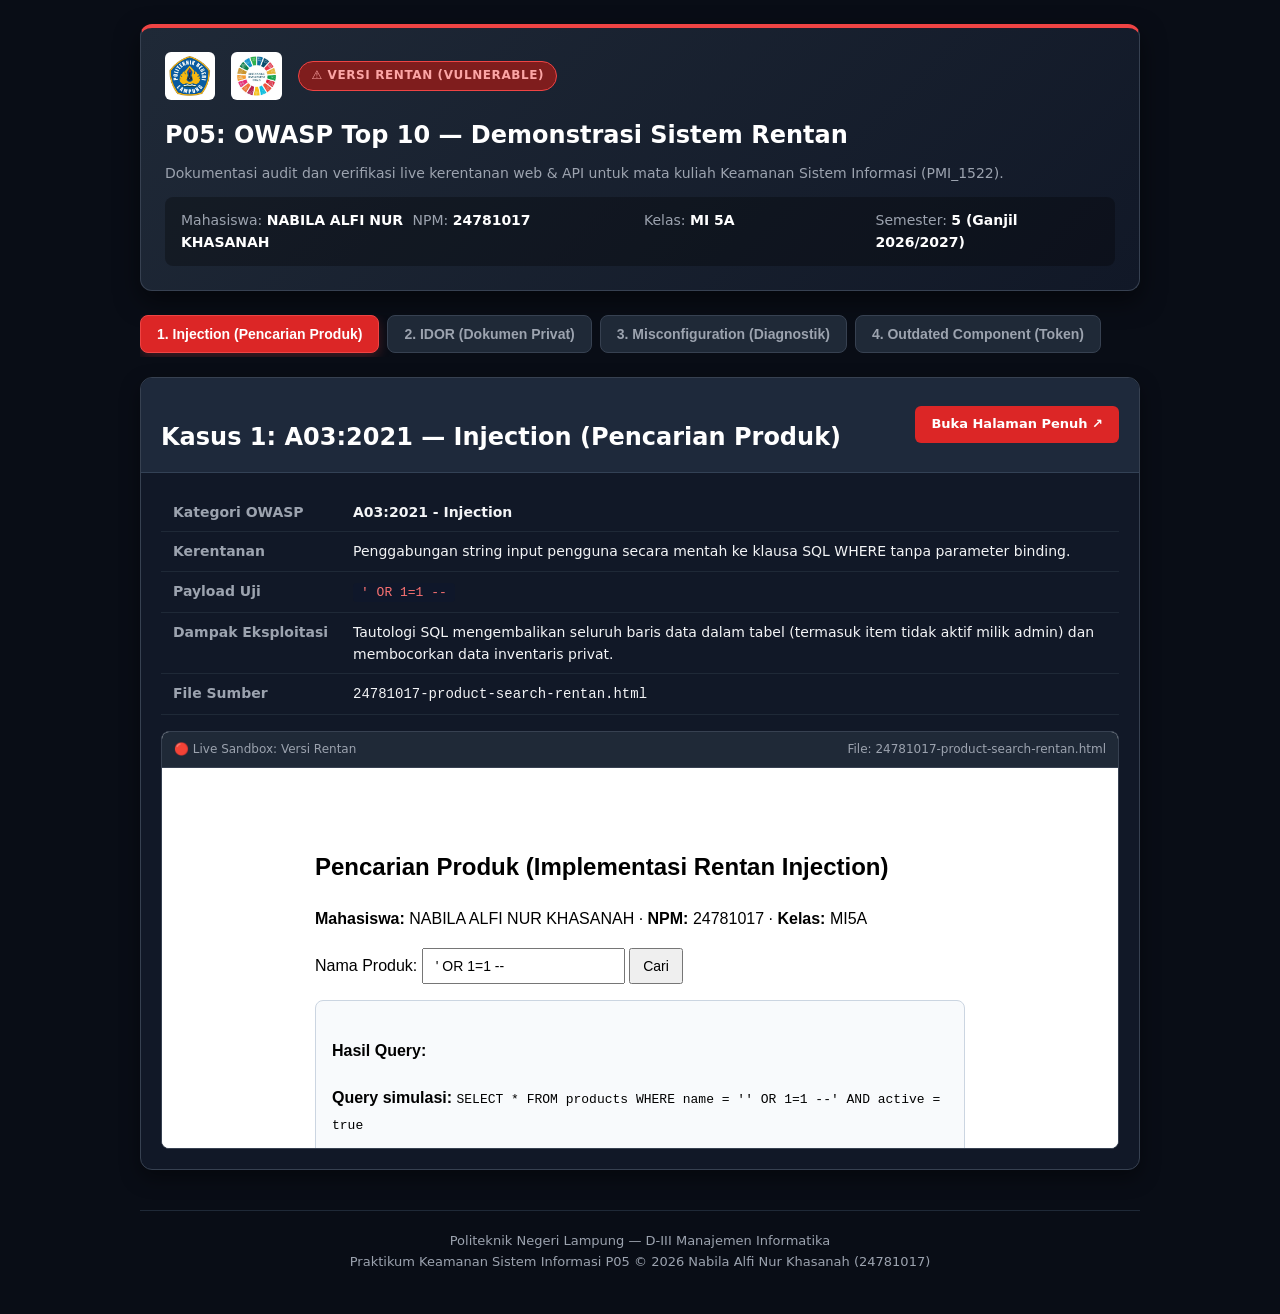
<file: index.html>
﻿<!DOCTYPE html>
<html lang="id">
<head>
  <meta charset="utf-8">
  <meta name="viewport" content="width=device-width, initial-scale=1">
  <title>P05 OWASP Top 10 - Versi Rentan (Vulnerable) | 24781017</title>
  <link rel="stylesheet" href="assets/style.css">
  <style>
    :root {
      --bg: #090d16;
      --card-bg: #111827;
      --border: #dc2626;
      --text: #f3f4f6;
      --muted: #9ca3af;
      --accent: #ef4444;
      --accent-glow: rgba(239, 68, 68, 0.25);
    }
    * { box-sizing: border-box; margin: 0; padding: 0; }
    body {
      font-family: system-ui, -apple-system, BlinkMacSystemFont, "Segoe UI", Roboto, sans-serif;
      background-color: var(--bg);
      color: var(--text);
      line-height: 1.6;
      padding: 24px 16px;
    }
    .container { max-width: 1000px; margin: 0 auto; }
    .header {
      background: linear-gradient(135deg, #1f2937, #111827);
      border: 1px solid #374151;
      border-top: 4px solid var(--accent);
      border-radius: 12px;
      padding: 24px;
      margin-bottom: 24px;
      box-shadow: 0 10px 25px rgba(0,0,0,0.5);
    }
    .brand {
      display: flex;
      align-items: center;
      gap: 16px;
      margin-bottom: 16px;
      flex-wrap: wrap;
    }
    .brand img { height: 48px; background: #fff; padding: 4px; border-radius: 6px; }
    .badge {
      display: inline-block;
      padding: 4px 12px;
      font-size: 12px;
      font-weight: 700;
      border-radius: 999px;
      text-transform: uppercase;
      letter-spacing: 0.05em;
    }
    .badge-vulnerable {
      background: #7f1d1d;
      color: #fca5a5;
      border: 1px solid #ef4444;
    }
    h1 { font-size: 24px; font-weight: 800; margin: 8px 0; color: #fff; }
    .meta-box {
      background: rgba(0,0,0,0.3);
      padding: 12px 16px;
      border-radius: 8px;
      margin-top: 12px;
      display: grid;
      grid-template-columns: repeat(auto-fit, minmax(200px, 1fr));
      gap: 8px;
      font-size: 14px;
    }
    .meta-box span { color: var(--muted); }
    .meta-box strong { color: #fff; }
    
    .nav-tabs {
      display: flex;
      gap: 8px;
      margin-bottom: 20px;
      overflow-x: auto;
      padding-bottom: 4px;
    }
    .tab-btn {
      background: #1f2937;
      color: #9ca3af;
      border: 1px solid #374151;
      padding: 10px 16px;
      border-radius: 8px;
      font-weight: 600;
      font-size: 14px;
      cursor: pointer;
      white-space: nowrap;
      transition: all 0.2s ease;
    }
    .tab-btn:hover { background: #374151; color: #fff; }
    .tab-btn.active {
      background: #dc2626;
      color: #fff;
      border-color: #ef4444;
      box-shadow: 0 4px 12px var(--accent-glow);
    }
    
    .task-card {
      background: var(--card-bg);
      border: 1px solid #374151;
      border-radius: 12px;
      overflow: hidden;
      margin-bottom: 24px;
      box-shadow: 0 8px 20px rgba(0,0,0,0.4);
    }
    .card-header {
      padding: 16px 20px;
      background: #1e293b;
      border-bottom: 1px solid #334155;
      display: flex;
      justify-content: space-between;
      align-items: center;
      flex-wrap: wrap;
      gap: 12px;
    }
    .card-header h2 { font-size: 18px; color: #fff; }
    .card-body { padding: 20px; }
    .desc-table {
      width: 100%;
      border-collapse: collapse;
      margin-bottom: 16px;
      font-size: 14px;
    }
    .desc-table td {
      padding: 8px 12px;
      border-bottom: 1px solid #1f2937;
      vertical-align: top;
    }
    .desc-table td:first-child {
      width: 180px;
      font-weight: 600;
      color: var(--muted);
    }
    .code-pill {
      background: #0f172a;
      padding: 2px 8px;
      border-radius: 4px;
      font-family: monospace;
      color: #f87171;
      font-size: 13px;
    }
    .btn-action {
      display: inline-flex;
      align-items: center;
      gap: 8px;
      background: #dc2626;
      color: #fff;
      text-decoration: none;
      padding: 8px 16px;
      border-radius: 6px;
      font-weight: 600;
      font-size: 13px;
      transition: background 0.2s;
    }
    .btn-action:hover { background: #b91c1c; }
    
    .iframe-wrapper {
      margin-top: 16px;
      border: 1px solid #374151;
      border-radius: 8px;
      overflow: hidden;
      background: #fff;
    }
    .iframe-bar {
      background: #1f2937;
      padding: 8px 12px;
      display: flex;
      justify-content: space-between;
      align-items: center;
      font-size: 12px;
      color: #9ca3af;
      border-bottom: 1px solid #374151;
    }
    iframe {
      width: 100%;
      height: 380px;
      border: none;
      display: block;
      background: #fff;
    }
    .footer {
      text-align: center;
      margin-top: 40px;
      padding: 20px;
      color: var(--muted);
      font-size: 13px;
      border-top: 1px solid #1f2937;
    }
  </style>
</head>
<body>
  <div class="container">
    <header class="header">
      <div class="brand">
        <img src="assets/logo-polinela.png" alt="Polinela" onerror="this.style.display='none'">
        <img src="assets/logo-sdgs.jpg" alt="SDGs" onerror="this.style.display='none'">
        <span class="badge badge-vulnerable">⚠️ VERSI RENTAN (VULNERABLE)</span>
      </div>
      <h1>P05: OWASP Top 10 — Demonstrasi Sistem Rentan</h1>
      <p style="color: #9ca3af; font-size: 14px;">
        Dokumentasi audit dan verifikasi live kerentanan web & API untuk mata kuliah Keamanan Sistem Informasi (PMI_1522).
      </p>
      
      <div class="meta-box">
        <div><span>Mahasiswa:</span> <strong>NABILA ALFI NUR KHASANAH</strong></div>
        <div><span>NPM:</span> <strong>24781017</strong></div>
        <div><span>Kelas:</span> <strong>MI 5A</strong></div>
        <div><span>Semester:</span> <strong>5 (Ganjil 2026/2027)</strong></div>
      </div>
    </header>

    <div class="nav-tabs">
      <button class="tab-btn active" onclick="showTask(1)">1. Injection (Pencarian Produk)</button>
      <button class="tab-btn" onclick="showTask(2)">2. IDOR (Dokumen Privat)</button>
      <button class="tab-btn" onclick="showTask(3)">3. Misconfiguration (Diagnostik)</button>
      <button class="tab-btn" onclick="showTask(4)">4. Outdated Component (Token)</button>
    </div>

    <!-- TASK 1 -->
    <div id="panel-1" class="task-card">
      <div class="card-header">
        <h2>Kasus 1: A03:2021 — Injection (Pencarian Produk)</h2>
        <a href="24781017-product-search-rentan.html" target="_blank" class="btn-action">Buka Halaman Penuh ↗</a>
      </div>
      <div class="card-body">
        <table class="desc-table">
          <tr><td>Kategori OWASP</td><td><strong>A03:2021 - Injection</strong></td></tr>
          <tr><td>Kerentanan</td><td>Penggabungan string input pengguna secara mentah ke klausa SQL WHERE tanpa parameter binding.</td></tr>
          <tr><td>Payload Uji</td><td><code class="code-pill">' OR 1=1 --</code></td></tr>
          <tr><td>Dampak Eksploitasi</td><td>Tautologi SQL mengembalikan seluruh baris data dalam tabel (termasuk item tidak aktif milik admin) dan membocorkan data inventaris privat.</td></tr>
          <tr><td>File Sumber</td><td><code>24781017-product-search-rentan.html</code></td></tr>
        </table>
        
        <div class="iframe-wrapper">
          <div class="iframe-bar">
            <span>🔴 Live Sandbox: Versi Rentan</span>
            <span>File: 24781017-product-search-rentan.html</span>
          </div>
          <iframe src="24781017-product-search-rentan.html"></iframe>
        </div>
      </div>
    </div>

    <!-- TASK 2 -->
    <div id="panel-2" class="task-card" style="display:none;">
      <div class="card-header">
        <h2>Kasus 2: A01:2021 — Broken Access Control (Dokumen Privat)</h2>
        <a href="24781017-private-document-rentan.html" target="_blank" class="btn-action">Buka Halaman Penuh ↗</a>
      </div>
      <div class="card-body">
        <table class="desc-table">
          <tr><td>Kategori OWASP</td><td><strong>A01:2021 - Broken Access Control (IDOR)</strong></td></tr>
          <tr><td>Kerentanan</td><td>Aplikasi mengambil dan menampilkan rekaman dokumen hanya berdasarkan ID permintaan tanpa memverifikasi hak milik sesi pengguna saat ini.</td></tr>
          <tr><td>Payload Uji</td><td>ID Dokumen: <code class="code-pill">SEC-02</code> (Milik userB, diakses oleh userA)</td></tr>
          <tr><td>Dampak Eksploitasi</td><td>Pengguna `userA` berhasil membaca informasi rahasia milik `userB` (HTTP 200 OK), melanggar integritas otorisasi akses objek.</td></tr>
          <tr><td>File Sumber</td><td><code>24781017-private-document-rentan.html</code></td></tr>
        </table>
        
        <div class="iframe-wrapper">
          <div class="iframe-bar">
            <span>🔴 Live Sandbox: Versi Rentan</span>
            <span>File: 24781017-private-document-rentan.html</span>
          </div>
          <iframe src="24781017-private-document-rentan.html"></iframe>
        </div>
      </div>
    </div>

    <!-- TASK 3 -->
    <div id="panel-3" class="task-card" style="display:none;">
      <div class="card-header">
        <h2>Kasus 3: A05:2021 — Security Misconfiguration (Diagnostik)</h2>
        <a href="24781017-diagnostic-endpoint-rentan.html" target="_blank" class="btn-action">Buka Halaman Penuh ↗</a>
      </div>
      <div class="card-body">
        <table class="desc-table">
          <tr><td>Kategori OWASP</td><td><strong>A05:2021 - Security Misconfiguration</strong></td></tr>
          <tr><td>Kerentanan</td><td>Bendera konfigurasi `DEBUG = true` dibiarkan aktif di server production, menyebabkan handler error mengembalikan data internal sensitif.</td></tr>
          <tr><td>Aksi Pemicu</td><td>Klik tombol "Uji Diagnostik Error"</td></tr>
          <tr><td>Dampak Eksploitasi</td><td>Stack trace, skema koneksi database `db.cluster:5432`, dan secret key `super_secret_diagnostic_key_24781017` bocor ke publik.</td></tr>
          <tr><td>File Sumber</td><td><code>24781017-diagnostic-endpoint-rentan.html</code></td></tr>
        </table>
        
        <div class="iframe-wrapper">
          <div class="iframe-bar">
            <span>🔴 Live Sandbox: Versi Rentan</span>
            <span>File: 24781017-diagnostic-endpoint-rentan.html</span>
          </div>
          <iframe src="24781017-diagnostic-endpoint-rentan.html"></iframe>
        </div>
      </div>
    </div>

    <!-- TASK 4 -->
    <div id="panel-4" class="task-card" style="display:none;">
      <div class="card-header">
        <h2>Kasus 4: A06:2021 — Vulnerable and Outdated Components (Token)</h2>
        <a href="24781017-dependency-verifier-rentan.html" target="_blank" class="btn-action">Buka Halaman Penuh ↗</a>
      </div>
      <div class="card-body">
        <table class="desc-table">
          <tr><td>Kategori OWASP</td><td><strong>A06:2021 - Vulnerable and Outdated Components</strong></td></tr>
          <tr><td>Kerentanan</td><td>Penggunaan pustaka usang `token-kit@1.0.0` yang menerima algoritma penandatanganan `alg: "none"` tanpa verifikasi kriptografis.</td></tr>
          <tr><td>Payload Uji</td><td>JWT tanpa signature: <code class="code-pill">eyJhbGciOiJub25lIiwidHlwIjoiSldUIn0...</code></td></tr>
          <tr><td>Dampak Eksploitasi</td><td>Penyerang dapat memalsukan payload identitas (menjadi role: superuser) tanpa kunci rahasia dan berhasil diverifikasi oleh sistem.</td></tr>
          <tr><td>File Sumber</td><td><code>24781017-dependency-verifier-rentan.html</code></td></tr>
        </table>
        
        <div class="iframe-wrapper">
          <div class="iframe-bar">
            <span>🔴 Live Sandbox: Versi Rentan</span>
            <span>File: 24781017-dependency-verifier-rentan.html</span>
          </div>
          <iframe src="24781017-dependency-verifier-rentan.html"></iframe>
        </div>
      </div>
    </div>

    <footer class="footer">
      <p>Politeknik Negeri Lampung — D-III Manajemen Informatika</p>
      <p>Praktikum Keamanan Sistem Informasi P05 &copy; 2026 Nabila Alfi Nur Khasanah (24781017)</p>
    </footer>
  </div>

  <script>
    function showTask(index) {
      for (let i = 1; i <= 4; i++) {
        document.getElementById("panel-" + i).style.display = (i === index) ? "block" : "none";
      }
      const btns = document.querySelectorAll(".tab-btn");
      btns.forEach((btn, idx) => {
        if (idx === index - 1) {
          btn.classList.add("active");
        } else {
          btn.classList.remove("active");
        }
      });
    }
  </script>
</body>
</html>
</file>
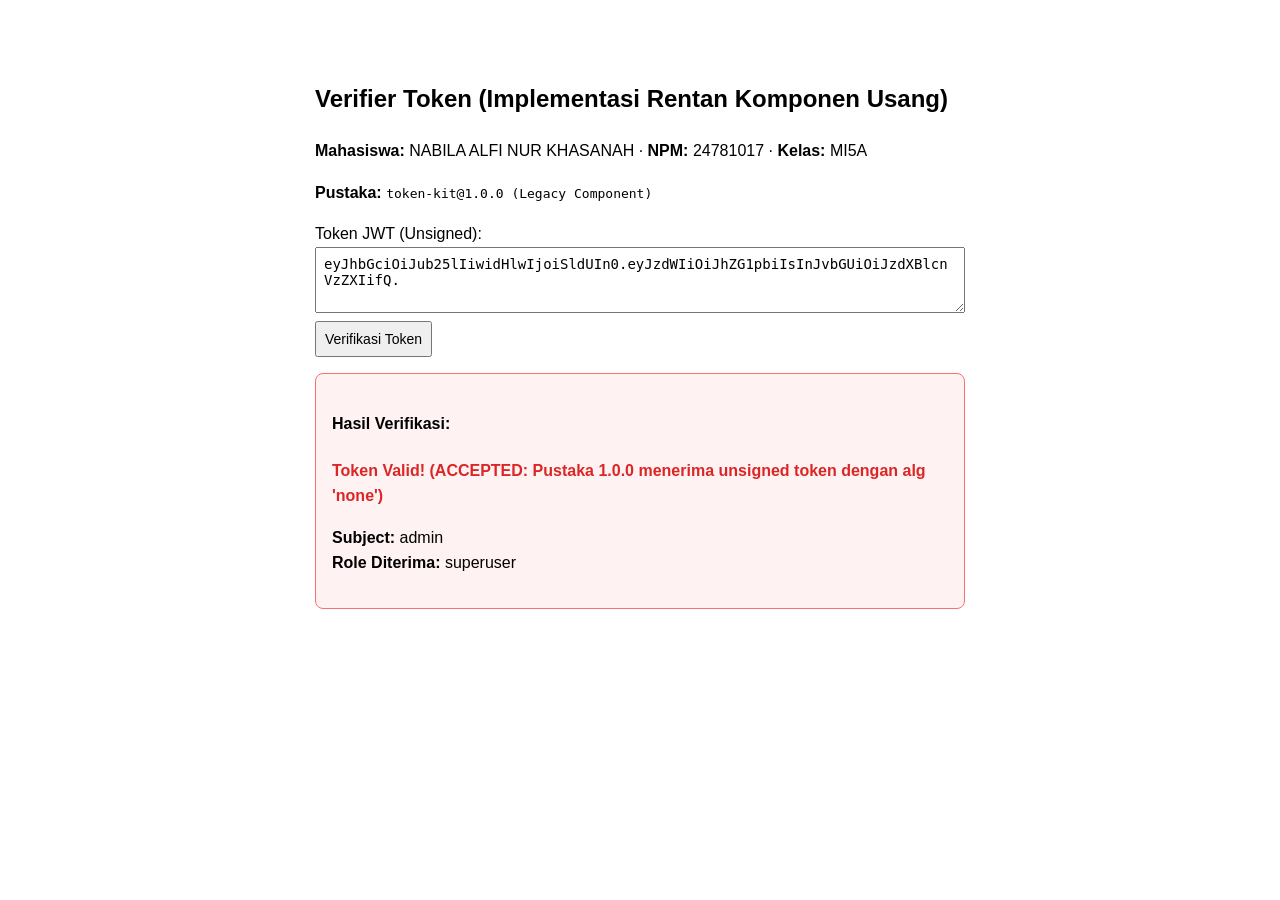
<file: 24781017-dependency-verifier-rentan.html>
<!DOCTYPE html>
<html lang="id">
<head>
  <meta charset="utf-8">
  <title>24781017 - Verifier Token (Rentan Alg None)</title>
  <style>
    body { font-family: sans-serif; max-width: 650px; margin: 40px auto; padding: 20px; line-height: 1.6; }
    textarea, button { font-size: 14px; padding: 8px; }
    textarea { width: 100%; box-sizing: border-box; }
    .card { background: #fef2f2; border: 1px solid #f87171; border-radius: 8px; padding: 16px; margin-top: 16px; }
    .status-bad { color: #dc2626; font-weight: bold; }
  </style>
</head>
<body>
  <h2>Verifier Token (Implementasi Rentan Komponen Usang)</h2>
  <p><strong>Mahasiswa:</strong> NABILA ALFI NUR KHASANAH · <strong>NPM:</strong> 24781017 · <strong>Kelas:</strong> MI5A</p>
  <p><strong>Pustaka:</strong> <code>token-kit@1.0.0 (Legacy Component)</code></p>

  <div>
    <label for="jwt">Token JWT (Unsigned):</label>
    <textarea id="jwt" rows="3">eyJhbGciOiJub25lIiwidHlwIjoiSldUIn0.eyJzdWIiOiJhZG1pbiIsInJvbGUiOiJzdXBlcnVzZXIifQ.</textarea>
    <button onclick="verifikasiToken()">Verifikasi Token</button>
  </div>

  <div class="card">
    <h4>Hasil Verifikasi:</h4>
    <div id="output"></div>
  </div>

  <script>
    // Komponen versi usang 1.0.0
    const OLD_VERIFIER_VER = "1.0.0";

    function decodeJwtPayload(token) {
      try {
        const parts = token.split(".");
        const payloadStr = atob(parts[1].replace(/-/g, "+").replace(/_/g, "/"));
        return JSON.parse(payloadStr);
      } catch (e) {
        return null;
      }
    }

    function verifikasiToken() {
      const token = document.getElementById("jwt").value.trim();
      const parts = token.split(".");
      const header = JSON.parse(atob(parts[0].replace(/-/g, "+").replace(/_/g, "/")));
      
      const out = document.getElementById("output");
      // Kerentanan library lama: Mengizinkan algoritma 'none' tanpa validasi signature
      if (header.alg === "none") {
        const payload = decodeJwtPayload(token);
        out.innerHTML = "<p class='status-bad'>Token Valid! (ACCEPTED: Pustaka " + OLD_VERIFIER_VER + " menerima unsigned token dengan alg 'none')</p>" +
          "<p><strong>Subject:</strong> " + payload.sub + "<br>" +
          "<strong>Role Diterima:</strong> " + payload.role + "</p>";
      } else {
        out.innerHTML = "<p>Signature tidak valid</p>";
      }
    }
    window.onload = verifikasiToken;
  </script>
</body>
</html>
</file>
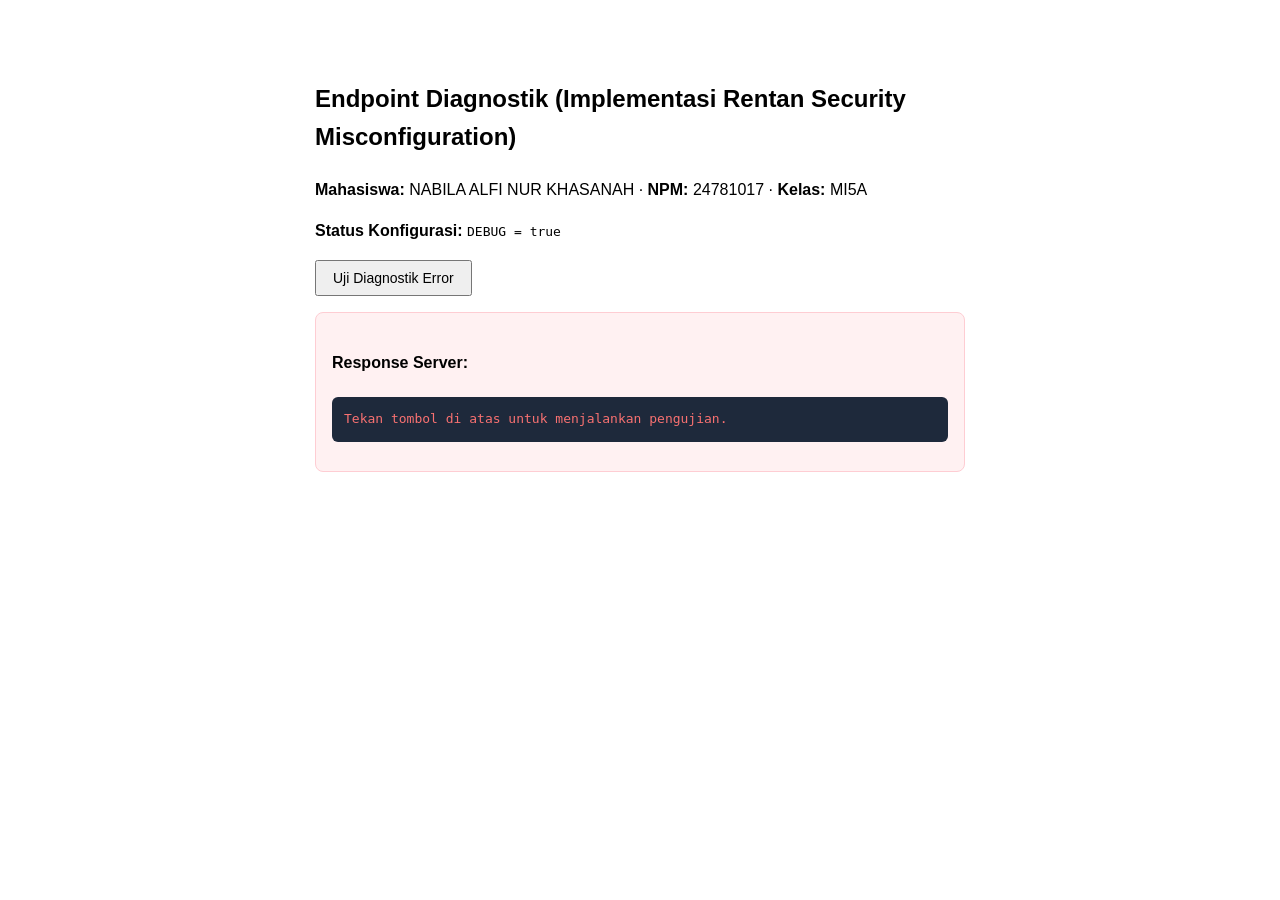
<file: 24781017-diagnostic-endpoint-rentan.html>
<!DOCTYPE html>
<html lang="id">
<head>
  <meta charset="utf-8">
  <title>24781017 - Endpoint Diagnostik (Rentan Leakage)</title>
  <style>
    body { font-family: sans-serif; max-width: 650px; margin: 40px auto; padding: 20px; line-height: 1.6; }
    button { padding: 8px 16px; font-size: 14px; cursor: pointer; }
    .card { background: #fff1f2; border: 1px solid #fecdd3; border-radius: 8px; padding: 16px; margin-top: 16px; }
    pre { background: #1e293b; color: #f87171; padding: 12px; border-radius: 6px; overflow-x: auto; font-size: 13px; }
  </style>
</head>
<body>
  <h2>Endpoint Diagnostik (Implementasi Rentan Security Misconfiguration)</h2>
  <p><strong>Mahasiswa:</strong> NABILA ALFI NUR KHASANAH · <strong>NPM:</strong> 24781017 · <strong>Kelas:</strong> MI5A</p>
  <p><strong>Status Konfigurasi:</strong> <code>DEBUG = true</code></p>

  <button onclick="triggerError()">Uji Diagnostik Error</button>

  <div class="card">
    <h4>Response Server:</h4>
    <pre id="output">Tekan tombol di atas untuk menjalankan pengujian.</pre>
  </div>

  <script>
    const CONFIG = {
      DEBUG: true,
      ENVIRONMENT: "production",
      SECRET: "super_secret_diagnostic_key_24781017"
    };

    function triggerError() {
      try {
        throw new Error("DatabaseConnectionTimeoutException: Connection pool exhausted at db.cluster:5432");
      } catch (err) {
        // Kerentanan: Ketika DEBUG true, aplikasi merender detail error, stack trace, dan secret ke response publik
        if (CONFIG.DEBUG) {
          document.getElementById("output").textContent = 
            "HTTP 500 Internal Server Error\n" +
            "Message: " + err.message + "\n" +
            "Stack Trace: " + err.stack + "\n" +
            "Server Environment: " + CONFIG.ENVIRONMENT + "\n" +
            "Diagnostic Secret: " + CONFIG.SECRET;
        } else {
          document.getElementById("output").textContent = "500 Internal Server Error";
        }
      }
    }
  </script>
</body>
</html>
</file>
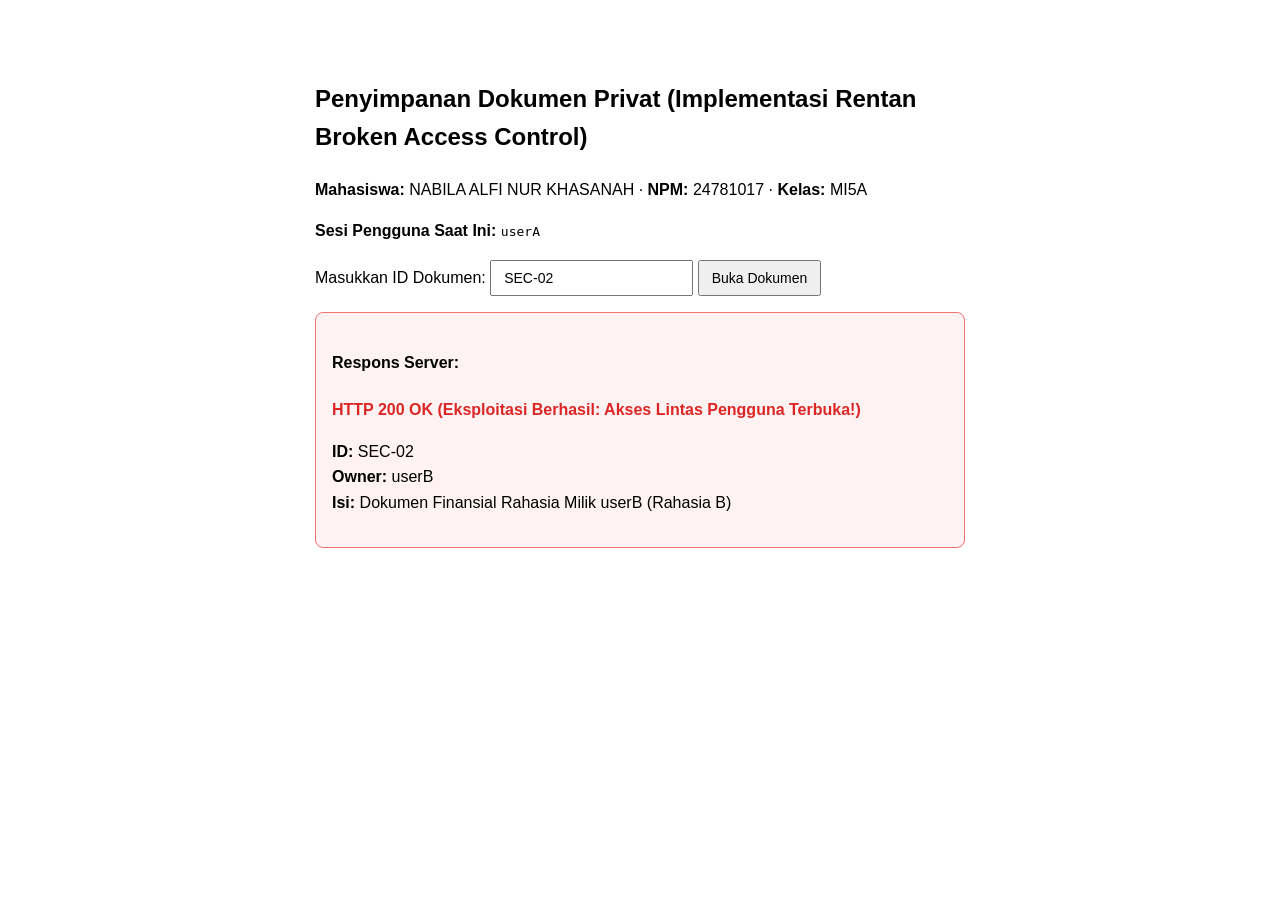
<file: 24781017-private-document-rentan.html>
<!DOCTYPE html>
<html lang="id">
<head>
  <meta charset="utf-8">
  <title>24781017 - Dokumen Privat (Rentan IDOR)</title>
  <style>
    body { font-family: sans-serif; max-width: 650px; margin: 40px auto; padding: 20px; line-height: 1.6; }
    input, button { padding: 8px 12px; font-size: 14px; }
    .card { background: #fef2f2; border: 1px solid #f87171; border-radius: 8px; padding: 16px; margin-top: 16px; }
    .status-bad { color: #dc2626; font-weight: bold; }
  </style>
</head>
<body>
  <h2>Penyimpanan Dokumen Privat (Implementasi Rentan Broken Access Control)</h2>
  <p><strong>Mahasiswa:</strong> NABILA ALFI NUR KHASANAH · <strong>NPM:</strong> 24781017 · <strong>Kelas:</strong> MI5A</p>
  <p><strong>Sesi Pengguna Saat Ini:</strong> <code>userA</code></p>

  <div>
    <label for="docId">Masukkan ID Dokumen:</label>
    <input type="text" id="docId" value="SEC-02" placeholder="Contoh: SEC-02">
    <button onclick="bukaDokumen()">Buka Dokumen</button>
  </div>

  <div class="card">
    <h4>Respons Server:</h4>
    <div id="output"></div>
  </div>

  <script>
    const documents = [
      { id: "SEC-01", owner: "userA", content: "Catatan Pribadi userA (Rahasia A)" },
      { id: "SEC-02", owner: "userB", content: "Dokumen Finansial Rahasia Milik userB (Rahasia B)" }
    ];
    const currentUser = "userA";

    function bukaDokumen() {
      const id = document.getElementById("docId").value.trim();
      // Kerentanan IDOR: Hanya mencocokkan ID tanpa memeriksa apakah owner === currentUser
      const doc = documents.find(d => d.id === id);

      const out = document.getElementById("output");
      if (doc) {
        out.innerHTML = "<p class='status-bad'>HTTP 200 OK (Eksploitasi Berhasil: Akses Lintas Pengguna Terbuka!)</p>" +
          "<p><strong>ID:</strong> " + doc.id + "<br>" +
          "<strong>Owner:</strong> " + doc.owner + "<br>" +
          "<strong>Isi:</strong> " + doc.content + "</p>";
      } else {
        out.innerHTML = "<p>HTTP 404 Not Found</p>";
      }
    }
    window.onload = bukaDokumen;
  </script>
</body>
</html>
</file>
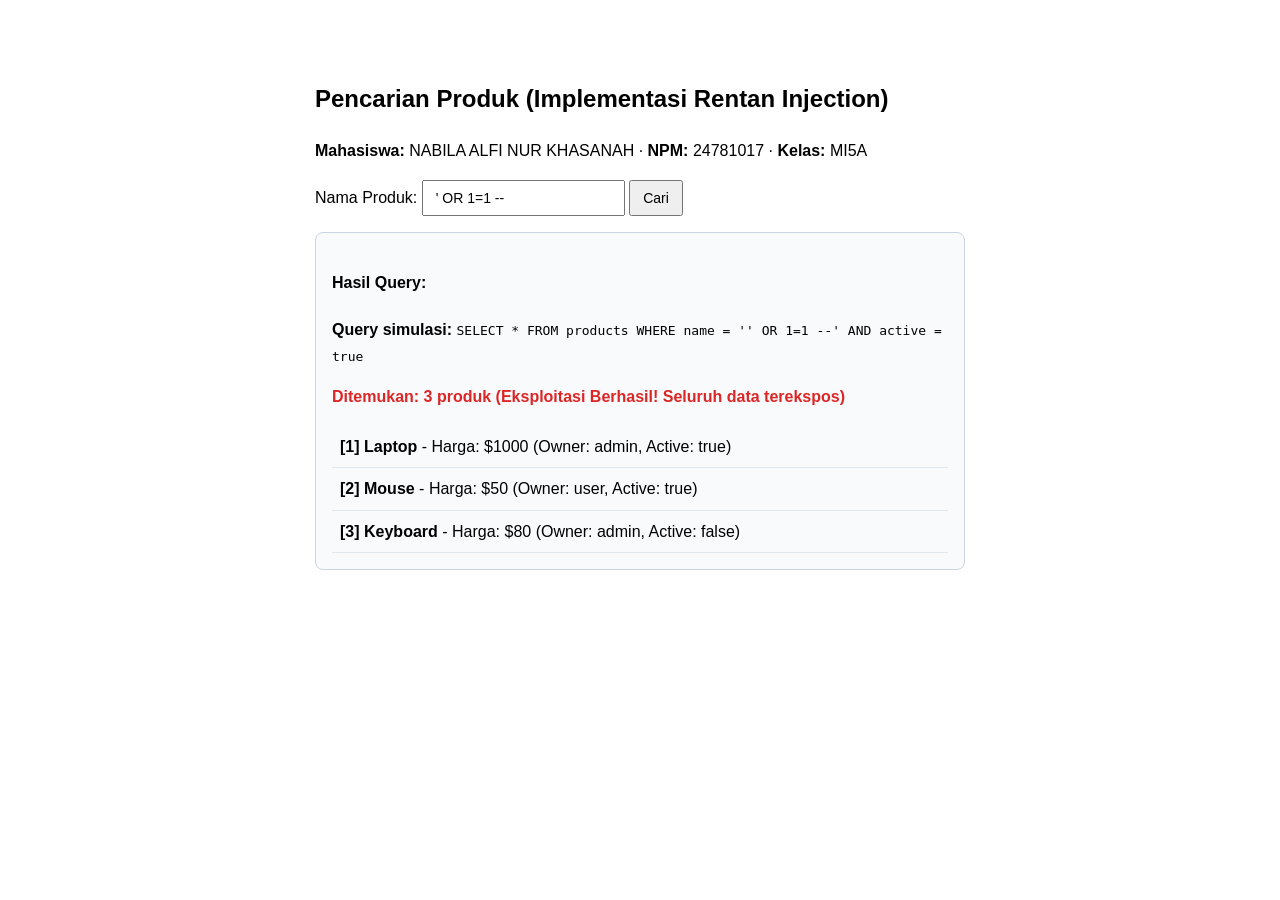
<file: 24781017-product-search-rentan.html>
<!DOCTYPE html>
<html lang="id">
<head>
  <meta charset="utf-8">
  <title>24781017 - Pencarian Produk (Rentan)</title>
  <style>
    body { font-family: sans-serif; max-width: 650px; margin: 40px auto; padding: 20px; line-height: 1.6; }
    input, button { padding: 8px 12px; font-size: 14px; }
    .card { background: #f8fafc; border: 1px solid #cbd5e1; border-radius: 8px; padding: 16px; margin-top: 16px; }
    .item { padding: 8px; border-bottom: 1px solid #e2e8f0; }
    .status-bad { color: #dc2626; font-weight: bold; }
  </style>
</head>
<body>
  <h2>Pencarian Produk (Implementasi Rentan Injection)</h2>
  <p><strong>Mahasiswa:</strong> NABILA ALFI NUR KHASANAH · <strong>NPM:</strong> 24781017 · <strong>Kelas:</strong> MI5A</p>
  
  <div>
    <label for="search">Nama Produk:</label>
    <input type="text" id="search" placeholder="Contoh: ' OR 1=1 --" value="' OR 1=1 --">
    <button onclick="cariProduk()">Cari</button>
  </div>

  <div class="card">
    <h4>Hasil Query:</h4>
    <p><strong>Query simulasi:</strong> <code id="query-sql">-</code></p>
    <div id="results"></div>
  </div>

  <script>
    const products = [
      { id: 1, name: "Laptop", user: "admin", price: 1000, active: true },
      { id: 2, name: "Mouse", user: "user", price: 50, active: true },
      { id: 3, name: "Keyboard", user: "admin", price: 80, active: false }
    ];

    function cariProduk() {
      const input = document.getElementById("search").value;
      const query = "SELECT * FROM products WHERE name = '" + input + "' AND active = true";
      document.getElementById("query-sql").textContent = query;
      
      let hasil = [];
      // Simulasi parser ekspresi rentan konkatenasi
      if (input.includes("' OR 1=1") || input.includes("' or 1=1") || input.includes("OR '1'='1")) {
        hasil = products; // Tautologi: seluruh baris keluar
      } else {
        hasil = products.filter(p => p.name.toLowerCase() === input.toLowerCase() && p.active);
      }

      const resDiv = document.getElementById("results");
      resDiv.innerHTML = "<p class='status-bad'>Ditemukan: " + hasil.length + " produk (Eksploitasi Berhasil! Seluruh data terekspos)</p>" +
        hasil.map(p => "<div class='item'><strong>[" + p.id + "] " + p.name + "</strong> - Harga: $" + p.price + " (Owner: " + p.user + ", Active: " + p.active + ")</div>").join("");
    }
    window.onload = cariProduk;
  </script>
</body>
</html>
</file>
<file: assets/style.css>
/* Custom CSS specific to P05 */
.lab-layout { display: grid; grid-template-columns: 240px 1fr; gap: 24px; align-items: start; }
.task-layout { display: grid; grid-template-columns: 240px 1fr; gap: 24px; align-items: start; }
.side-list { display: flex; flex-direction: column; gap: 8px; position: sticky; top: 16px; }
.side-list button { text-align: left; background: #fff; border: 1px solid var(--line); border-radius: 8px; padding: 10px 12px; font-weight: 600; color: var(--navy); }
.side-list button[aria-selected="true"] { border-color: var(--cyan); background: rgba(34,213,238,0.05); box-shadow: 0 0 0 1px var(--cyan); }
.side-list button .status-icon { width: 28px; height: 28px; background: rgba(0,0,0,0.05); border-radius: 50%; display: grid; place-items: center; }
.side-list button[aria-selected="true"] .status-icon { background: var(--cyan); color: #0b1f3a; }
.side-list button.done .status-icon { background: #087f5b; color: #fff; }
.stage-guide { display: grid; grid-template-columns: 1fr 1fr; gap: 16px; margin: 20px 0; }
.stage-guide .wide { grid-column: span 2; }
.data-fixture { font-family: Consolas, monospace; font-size: 14px; background: #fafafa; border: 1px solid var(--line); border-radius: 8px; padding: 12px; }
.matrix { display: grid; grid-template-rows: auto auto; overflow-x: auto; border: 1px solid var(--line); border-radius: 8px; font-family: Consolas, monospace; font-size: 13.5px; }
.matrix-row { display: grid; grid-template-columns: 85px 120px 100px 320px auto; border-bottom: 1px solid var(--line); padding: 8px; align-items: baseline; gap: 16px; }
.matrix-row.head { background: var(--navy); color: #fff; font-weight: bold; border-bottom: none; }
.matrix-row:last-child { border-bottom: none; }
.matrix-row.active { background: #fffde7; }
.matrix-row.danger { background: #fee2e2; }
.matrix-row.success { background: #dcfce7; }
.log-box { font-family: Consolas, monospace; font-size: 14px; background: #081527; color: #f8fafc; padding: 12px; border-radius: 6px; white-space: pre-wrap; word-break: break-all; min-height: 80px; }
.code-pair { display: grid; grid-template-columns: 1fr 1fr; gap: 16px; }
.mapping-case { display: grid; grid-template-columns: 48px 1fr 280px; gap: 16px; padding: 18px; border: 1px solid var(--line); border-top: none; align-items: start; }
.mapping-case:first-child { border-top: 1px solid var(--line); border-radius: 8px 8px 0 0; }
.mapping-case:last-child { border-radius: 0 0 8px 8px; border-bottom: 1px solid var(--line); }
.mapping-case .num { background: var(--navy); color: #fff; width: 36px; height: 36px; display: grid; place-items: center; border-radius: 50%; font-weight: 700; }
.mapping-case .case-texts p { margin: 0 0 10px; }
.mapping-case .case-texts blockquote { margin: 0; padding: 10px 14px; background: #fffde7; border-left: 4px solid #fbbf24; border-radius: 4px; font-family: Consolas, monospace; font-size: 14px; font-style: normal; }
.mapping-case select { min-width: 0; }
.score { font-size: 1.15rem; font-weight: 700; margin-top: 12px; padding: 12px; border-radius: 8px; text-align: center; }
.score.pass { background: #dcfce7; color: #087f5b; }
.score.fail { background: #fee2e2; color: #b42318; }
.score.incomplete { background: #f1f5f9; color: var(--muted); }
.evidence-gallery { display: grid; grid-template-columns: repeat(auto-fill, minmax(110px, 1fr)); gap: 12px; margin-top: 12px; }
.evidence-gallery img { outline: 1px solid var(--line); border-radius: 4px; cursor: pointer; object-fit: contain; width: 100%; aspect-ratio: 16/9; margin-bottom: 4px; }
.evidence-preview-overlay { padding: 4px; background: rgba(0,0,0,0.04); display: flex; align-items: center; justify-content: space-between; font-size: 12px; }
.delete-evidence { padding: 4px 8px; min-height: 28px; font-size: 12px; }

/* Hide control initially for K2 */
.k2-control-hidden { display: none; }
.k2-control-visible { display: block; margin-top: 10px; }

@media (max-width: 800px) {
  .lab-layout, .task-layout { grid-template-columns: 1fr; }
  .side-list { position: static; display: grid; grid-template-columns: repeat(2, 1fr); }
  .mapping-case { grid-template-columns: 46px 1fr; }
  .mapping-case select { grid-column: 2; }
  .code-pair { grid-template-columns: 1fr; }
}

@media (max-width: 640px) {
  .stage-guide { grid-template-columns: 1fr; }
  .stage-guide .wide { grid-column: auto; }
  .side-list { grid-template-columns: 1fr; }
  .mapping-case { grid-template-columns: 1fr; }
  .mapping-case select { grid-column: auto; }
  .matrix-row { grid-template-columns: 80px 100px 90px 200px auto; font-size: 12px; gap: 8px; }
}

body, html { max-width: 100vw; overflow-x: hidden; }
h2 { font-size: 24px !important; margin-top: 1em; }
* { word-wrap: break-word; }
.header-copy h1 { font-size: clamp(24px, 4vw, 32px) !important; }

@media (max-width: 640px) {
  .matrix, pre, .data-fixture {
    max-width: 100vw;
    overflow-x: auto;
    box-sizing: border-box;
  }
  .mapping-case, .card, header, .hero {
    max-width: 100vw;
    box-sizing: border-box;
    overflow: hidden;
  }
  .mapping-case select {
    width: 100%;
    max-width: 100%;
  }
}

/* 2026-10-02 pengawas: pembuka & daftar subtopik selebar main (1180px), bukan selebar layar */
.hero { max-width: 1180px; margin: 24px auto 8px; padding: 0 24px; box-sizing: border-box; }
.hero-card { border-left: 4px solid var(--cyan); padding: 4px 0 4px 18px; }
.hero-card h2 { margin: 0 0 6px; }
.hero-card p { margin: 0; max-width: 90ch; }
.theory-nav { display: flex; flex-wrap: wrap; gap: 8px; margin: 12px 0 20px; }
.theory-nav a { padding: 6px 14px; border: 1px solid var(--line); border-radius: 999px; background: #fff; color: var(--navy); text-decoration: none; font-weight: 600; font-size: 14px; }
.theory-nav a:hover, .theory-nav a:focus-visible { border-color: var(--cyan); }

/* 2026-10-02 pengawas: kelas yang dipakai app.js/evidence.js tetapi belum punya gaya */
.skip-link { position: absolute; left: -9999px; top: 8px; }
.skip-link:focus { left: 16px; z-index: 50; background: #fff; padding: 8px 12px; border-radius: 8px; }
.eyebrow { margin: 0 0 4px; font-size: 12px; font-weight: 700; letter-spacing: .08em; text-transform: uppercase; color: #0e7490; }
.dynamic-tracker { display: grid; grid-template-columns: repeat(7, minmax(0, 1fr)); gap: 8px; margin: 16px 0 8px; }
.track-step { border: 1px solid var(--line); border-radius: 8px; padding: 8px 6px; text-align: center; font-size: 13px; line-height: 1.3; background: #fff; }
.track-step strong { display: inline-grid; place-items: center; width: 24px; height: 24px; border-radius: 50%; background: #e2e8f0; margin-bottom: 4px; }
.track-step.done { border-color: #087f5b; background: #ecfdf5; }
.track-step.done strong { background: #087f5b; color: #fff; }
.stage { border-top: 1px solid var(--line); padding-top: 16px; margin-top: 20px; }
.stage h4 { margin: 0 0 8px; font-size: 16px; }
.button-row { display: flex; flex-wrap: wrap; gap: 8px; margin-top: 12px; }
.field { display: flex; flex-direction: column; gap: 6px; margin: 12px 0; }
.field label, .workspace label { font-weight: 600; }
.workspace label { display: block; margin: 12px 0 6px; }
.workspace input:not([type="checkbox"]):not([type="radio"]):not([type="file"]) { width: 100%; box-sizing: border-box; }
.official-report { background: #fff; max-width: 210mm; margin: 24px auto; padding: 15mm; box-shadow: 0 2px 12px rgba(15, 23, 42, .12); box-sizing: border-box; }
.official-report .letterhead div p, .official-report .letterhead h1 { margin: 0; }
.official-report .letterhead h1 { font-size: 16pt; margin: 2mm 0; }
.official-report table { width: 100%; border-collapse: collapse; margin: 8px 0; }
.official-report th, .official-report td { border: 1px solid #94a3b8; padding: 4px 6px; text-align: left; vertical-align: top; }
.report-thumb-grid { display: flex; flex-wrap: wrap; gap: 6px; }
.report-thumb img { width: 40mm; height: 30mm; object-fit: cover; border: 1px solid #94a3b8; }
.report-full img { display: block; max-width: 170mm; max-height: 95mm; margin: 0 auto; object-fit: contain; }
@media (max-width: 800px) { .dynamic-tracker { grid-template-columns: repeat(4, minmax(0, 1fr)); } }
@media print { .official-report { box-shadow: none; padding: 0; margin: 0; max-width: none; } }
.stage-guide { gap: 8px 20px; margin: 8px 0 12px; }
.stage-guide > *, .stage-guide p { margin: 0; }
.official-report h2 { font-size: 15pt; margin: 6mm 0 2mm; }
.official-report h3 { font-size: 12.5pt; }
.side-list button.active { border-color: var(--cyan); background: #ecfeff; box-shadow: 0 0 0 1px var(--cyan); }
.lede { color: var(--muted, #475569); max-width: 90ch; }
.muted { color: var(--muted, #475569); }
.check-row, .control-option { display: flex; align-items: flex-start; gap: 10px; margin: 8px 0; font-weight: 400; }
.check-row input, .control-option input { width: 18px; height: 18px; min-height: 0; margin-top: 3px; flex: none; }
.control-option { border: 1px solid var(--line); border-radius: 8px; padding: 10px 12px; background: #fff; }
.evidence-box, pre.diff { background: #0b1f3a; color: #e2e8f0; border-radius: 8px; padding: 12px; overflow-x: auto; white-space: pre-wrap; font-size: 13px; }
.diff .minus { color: #fca5a5; } .diff .plus { color: #86efac; }
.feedback { border-left: 4px solid var(--cyan); background: #f0fdff; padding: 8px 12px; border-radius: 4px; }
.status-ok { color: #087f5b; font-weight: 700; }
.figure-card { background: #fff; border: 1px solid var(--line); border-radius: 14px; padding: 16px; margin: 20px 0; }
.figure-card figcaption { margin-top: 8px; font-size: 14px; color: var(--muted, #475569); }
.grid-2 { display: grid; grid-template-columns: 1fr 1fr; gap: 16px; }
.image-grid { display: grid; grid-template-columns: repeat(auto-fill, minmax(140px, 1fr)); gap: 12px; margin-top: 12px; }
.image-card { margin: 0; border: 1px solid var(--line); border-radius: 8px; padding: 6px; background: #fff; }
.image-card img { width: 100%; aspect-ratio: 4 / 3; object-fit: cover; border-radius: 4px; }
.image-card figcaption { font-size: 12px; word-break: break-all; }
.procedure, .worked { background: #f8fafc; border: 1px solid var(--line); border-radius: 8px; padding: 12px 16px; margin: 12px 0; }
.notes-space { min-height: 25mm; border: 1px solid #94a3b8; padding: 6px; }
.toast { position: fixed; right: 16px; bottom: 16px; z-index: 60; background: #0b1f3a; color: #fff; padding: 10px 16px; border-radius: 8px; box-shadow: 0 4px 16px rgba(0,0,0,.2); }
.toast:empty { display: none; }
.print-only { display: none; }
@media print { .print-only { display: block; } .screen-only, .toast { display: none !important; } }
@media (max-width: 640px) { .grid-2 { grid-template-columns: 1fr; } }
@media print { html, body, main, .tab-panel { background: #fff !important; } details > summary { list-style: none; } details > summary::-webkit-details-marker { display: none; } }

/* ===== Enhanced Cyber-Security Lab UI Components ===== */
.btn {
  display: inline-flex;
  align-items: center;
  justify-content: center;
  gap: 8px;
  min-height: 42px;
  padding: 8px 18px;
  font-weight: 600;
  font-size: 14.5px;
  border-radius: 8px;
  border: 1px solid var(--navy);
  background: var(--navy);
  color: #fff;
  cursor: pointer;
  transition: all 0.18s ease;
  text-decoration: none;
}
.btn:hover:not(:disabled) {
  background: #15325b;
  border-color: #15325b;
  box-shadow: 0 4px 12px rgba(11, 31, 58, 0.2);
  transform: translateY(-1px);
}
.btn:active:not(:disabled) {
  transform: translateY(0);
}
.btn:disabled {
  opacity: 0.55;
  cursor: not-allowed;
  transform: none;
  box-shadow: none;
}
.btn.secondary {
  background: #fff;
  color: var(--navy);
  border: 1px solid #cbd5e1;
}
.btn.secondary:hover:not(:disabled) {
  background: #f8fafc;
  border-color: #94a3b8;
  color: var(--navy);
}
.btn.primary {
  background: #0284c7;
  border-color: #0284c7;
  color: #fff;
}
.btn.primary:hover:not(:disabled) {
  background: #0369a1;
  border-color: #0369a1;
}
.btn.danger {
  background: #ef4444;
  border-color: #ef4444;
  color: #fff;
}
.btn.danger:hover:not(:disabled) {
  background: #dc2626;
  border-color: #dc2626;
}
.btn-sm {
  min-height: 32px;
  padding: 4px 12px;
  font-size: 13px;
  border-radius: 6px;
}

/* Status Banner */
.status-banner {
  display: flex;
  align-items: center;
  gap: 12px;
  padding: 14px 18px;
  border-radius: 10px;
  margin: 16px 0;
  font-size: 14.5px;
  font-weight: 500;
  line-height: 1.5;
}
.status-banner.ok {
  background: #ecfdf5;
  border: 1px solid #a7f3d0;
  color: #065f46;
}
.status-banner.warn {
  background: #fffbeb;
  border: 1px solid #fde68a;
  color: #92400e;
}
.status-dot {
  width: 10px;
  height: 10px;
  border-radius: 50%;
  flex: none;
}
.status-banner.ok .status-dot {
  background: #10b981;
  box-shadow: 0 0 0 3px rgba(16, 185, 129, 0.25);
}
.status-banner.warn .status-dot {
  background: #f59e0b;
  box-shadow: 0 0 0 3px rgba(245, 158, 11, 0.25);
}

/* Dashboard Grid */
.dashboard-section {
  margin-top: 20px;
}
.dashboard-header {
  display: flex;
  justify-content: space-between;
  align-items: center;
  flex-wrap: wrap;
  gap: 12px;
  margin-bottom: 16px;
}
.dashboard-grid {
  display: grid;
  grid-template-columns: repeat(auto-fit, minmax(240px, 1fr));
  gap: 16px;
}
.dashboard-card {
  background: #fff;
  border: 1px solid #e2e8f0;
  border-radius: 12px;
  padding: 16px;
  display: flex;
  flex-direction: column;
  justify-content: space-between;
  transition: all 0.2s ease;
  box-shadow: 0 2px 8px rgba(15, 23, 42, 0.04);
}
.dashboard-card:hover {
  border-color: #38bdf8;
  box-shadow: 0 6px 18px rgba(14, 116, 144, 0.1);
  transform: translateY(-2px);
}
.dashboard-card-top {
  display: flex;
  justify-content: space-between;
  align-items: flex-start;
  margin-bottom: 10px;
}
.dashboard-card h4 {
  margin: 0;
  font-size: 15.5px;
  color: var(--navy);
}
.dashboard-card p {
  margin: 4px 0 12px;
  font-size: 13.5px;
  color: var(--muted);
}
.dashboard-progress-bar {
  height: 8px;
  background: #e2e8f0;
  border-radius: 4px;
  overflow: hidden;
  margin-bottom: 10px;
}
.dashboard-progress-fill {
  height: 100%;
  background: linear-gradient(90deg, #0284c7, #22d3ee);
  border-radius: 4px;
  transition: width 0.4s ease;
}

/* Badges */
.badge {
  display: inline-flex;
  align-items: center;
  padding: 3px 9px;
  border-radius: 999px;
  font-size: 12px;
  font-weight: 700;
  letter-spacing: 0.02em;
}
.badge-pass {
  background: #dcfce7;
  color: #166534;
  border: 1px solid #bbf7d0;
}
.badge-fail {
  background: #fee2e2;
  color: #991b1b;
  border: 1px solid #fecaca;
}
.badge-warn {
  background: #fef3c7;
  color: #92400e;
  border: 1px solid #fde68a;
}
.badge-info {
  background: #e0f2fe;
  color: #0369a1;
  border: 1px solid #bae6fd;
}
.badge-wajib {
  background: #ede9fe;
  color: #5b21b6;
  border: 1px solid #ddd6fe;
}
.badge-pengayaan {
  background: #f1f5f9;
  color: #475569;
  border: 1px solid #cbd5e1;
}

/* Helper Chips for Labs */
.helper-row {
  display: flex;
  flex-wrap: wrap;
  align-items: center;
  gap: 8px;
  margin: 8px 0 12px;
  font-size: 13px;
}
.helper-label {
  color: var(--muted);
  font-weight: 600;
}
.btn-chip {
  min-height: 28px;
  padding: 3px 10px;
  font-size: 12.5px;
  font-weight: 600;
  border: 1px dashed #0284c7;
  background: #f0f9ff;
  color: #0369a1;
  border-radius: 6px;
  cursor: pointer;
  transition: all 0.15s ease;
}
.btn-chip:hover {
  background: #e0f2fe;
  border-style: solid;
  color: #0c4a6e;
}

/* Pemetaan Feedback and Cards */
.mapping-case {
  transition: all 0.2s ease;
  background: #fff;
}
.mapping-case.is-correct {
  border-left: 4px solid #10b981 !important;
  background: #f0fdf4;
}
.mapping-case.is-incorrect {
  border-left: 4px solid #ef4444 !important;
  background: #fef2f2;
}
.case-feedback {
  margin-top: 8px;
  padding: 8px 12px;
  border-radius: 6px;
  font-size: 13.5px;
}
.case-feedback.pass {
  background: #dcfce7;
  color: #14532d;
}
.case-feedback.fail {
  background: #fee2e2;
  color: #7f1d1d;
}
.feedback-badge {
  display: inline-block;
  padding: 2px 7px;
  border-radius: 4px;
  font-weight: 700;
  font-size: 11px;
  text-transform: uppercase;
  margin-right: 6px;
}
.feedback-badge.pass { background: #16a34a; color: #fff; }
.feedback-badge.fail { background: #dc2626; color: #fff; }
.pembahasan-box {
  margin-top: 8px;
  padding: 10px 12px;
  background: #f8fafc;
  border-left: 3px solid #0284c7;
  border-radius: 0 6px 6px 0;
  font-size: 13.5px;
  color: #334155;
  line-height: 1.5;
}
.pembahasan-box p { margin: 0; }

/* Score Summary Grid */
.score-summary-grid {
  display: grid;
  grid-template-columns: repeat(4, 1fr);
  gap: 12px;
  margin-top: 14px;
  text-align: center;
}
.score-stat {
  background: #fff;
  border: 1px solid var(--line);
  border-radius: 10px;
  padding: 12px 8px;
  display: flex;
  flex-direction: column;
  justify-content: center;
}
.score-stat .stat-num {
  font-size: 24px;
  font-weight: 800;
  color: var(--navy);
  line-height: 1.2;
}
.score-stat .stat-label {
  font-size: 12.5px;
  color: var(--muted);
  margin-top: 4px;
}
.score-stat.stat-badge {
  grid-column: span 1;
}

/* Live Task Checklist */
.live-checklist {
  background: #f8fafc;
  border: 1px solid #e2e8f0;
  border-radius: 10px;
  padding: 14px 18px;
  margin: 14px 0;
}
.live-checklist h5 {
  margin: 0 0 10px;
  font-size: 14.5px;
  color: var(--navy);
}
.checklist-item {
  display: flex;
  align-items: flex-start;
  gap: 10px;
  margin: 6px 0;
  font-size: 13.5px;
  color: #334155;
}
.checklist-item input {
  width: 17px;
  height: 17px;
  min-height: 0;
  margin-top: 2px;
  cursor: pointer;
  accent-color: #0284c7;
}
.checklist-item.done {
  text-decoration: line-through;
  color: #94a3b8;
}

/* Theory Subtopic Navigation */
.subtopic-nav {
  display: flex;
  justify-content: space-between;
  align-items: center;
  flex-wrap: wrap;
  gap: 10px;
  margin: 24px 0 16px;
  padding-top: 16px;
  border-top: 1px dashed var(--line);
}
.subtopic-link {
  display: inline-flex;
  align-items: center;
  gap: 6px;
  padding: 8px 14px;
  background: #fff;
  border: 1px solid var(--line);
  border-radius: 8px;
  color: var(--navy);
  font-size: 13.5px;
  font-weight: 600;
  text-decoration: none;
  transition: all 0.15s ease;
}
.subtopic-link:hover {
  background: #f0f9ff;
  border-color: #0284c7;
  color: #0369a1;
}

/* Responsive adjustments */
@media (max-width: 800px) {
  .score-summary-grid {
    grid-template-columns: repeat(2, 1fr);
  }
}
@media (max-width: 640px) {
  .score-summary-grid {
    grid-template-columns: 1fr;
  }
  .subtopic-nav {
    flex-direction: column;
    align-items: stretch;
  }
  .subtopic-link {
    justify-content: center;
  }
}

/* ============================================================
   P05 EXTENSION STYLES – 2025 update
   ============================================================ */

/* Status banner */
.status-banner {
  display: flex;
  align-items: center;
  gap: 10px;
  padding: 12px 18px;
  border-radius: 10px;
  font-size: 14px;
  font-weight: 600;
  margin: 16px 0;
  border: 1.5px solid transparent;
  transition: background 0.3s, border-color 0.3s;
}
.status-banner.warn { background: #fffbeb; border-color: #fcd34d; color: #92400e; }
.status-banner.ok   { background: #ecfdf5; border-color: #34d399; color: #065f46; }
.status-dot { width: 10px; height: 10px; border-radius: 50%; flex-shrink: 0; display: inline-block; }
.status-banner.warn .status-dot { background: #f59e0b; }
.status-banner.ok  .status-dot  { background: #10b981; }

/* Dashboard */
.dashboard-section { padding: 20px 24px; }
.dashboard-header { display: flex; justify-content: space-between; align-items: flex-start; flex-wrap: wrap; gap: 12px; margin-bottom: 20px; }
.dashboard-header h3 { margin: 4px 0 0; }
.dashboard-grid { display: grid; grid-template-columns: repeat(auto-fill, minmax(190px, 1fr)); gap: 14px; }
.dashboard-card { background: #f8fafc; border: 1.5px solid #e2e8f0; border-radius: 12px; padding: 16px; transition: box-shadow 0.18s, border-color 0.18s; }
.dashboard-card:hover { box-shadow: 0 4px 16px rgba(0,0,0,0.08); border-color: #cbd5e1; }
.dashboard-card-top { display: flex; align-items: center; flex-wrap: wrap; gap: 8px; margin-bottom: 6px; }
.dashboard-card-icon { font-size: 1.3rem; line-height: 1; }
.dashboard-card-top h4 { margin: 0; font-size: 14px; font-weight: 700; color: var(--navy); flex: 1; min-width: 0; }
.dashboard-card .muted { font-size: 12.5px; margin: 0 0 10px; color: var(--muted); }
.dashboard-progress-bar { height: 6px; background: #e2e8f0; border-radius: 99px; overflow: hidden; margin-bottom: 4px; }
.dashboard-progress-fill { height: 100%; border-radius: 99px; transition: width 0.4s ease; }
.dashboard-pct { font-size: 11px; font-weight: 700; color: var(--muted); text-align: right; }

/* Badges */
.badge { display: inline-flex; align-items: center; padding: 2px 8px; border-radius: 99px; font-size: 11.5px; font-weight: 700; line-height: 1.6; white-space: nowrap; }
.badge-pass      { background: #dcfce7; color: #065f46; }
.badge-fail      { background: #fee2e2; color: #991b1b; }
.badge-warn      { background: #fffbeb; color: #92400e; border: 1px solid #fcd34d; }
.badge-info      { background: #e0f2fe; color: #0c4a6e; }
.badge-wajib     { background: #ede9fe; color: #4c1d95; }
.badge-pengayaan { background: #f1f5f9; color: #475569; }

/* Mapping case feedback */
.mapping-case.is-correct  { border-color: #34d399 !important; background: #f0fdf4; }
.mapping-case.is-incorrect{ border-color: #fca5a5 !important; background: #fff5f5; }
.case-num { font-size: 15px; font-weight: 800; color: var(--navy); padding-top: 4px; }
.case-body { }
.case-select { display: flex; flex-direction: column; gap: 4px; }
.case-feedback { display: flex; align-items: center; gap: 8px; flex-wrap: wrap; margin-top: 8px; padding: 8px 10px; border-radius: 8px; font-size: 13px; }
.case-feedback.pass { background: #dcfce7; }
.case-feedback.fail { background: #fee2e2; }
.feedback-badge { font-weight: 700; padding: 2px 8px; border-radius: 99px; font-size: 12px; }
.feedback-badge.pass { background: #10b981; color: #fff; }
.feedback-badge.fail { background: #dc2626; color: #fff; }
.pembahasan-box { margin-top: 8px; padding: 8px 10px; background: #f8fafc; border-radius: 8px; font-size: 12.5px; border: 1px solid #e2e8f0; }
.pembahasan-box p { margin: 0; }

/* Score summary grid */
.score-summary-grid { display: grid; grid-template-columns: repeat(4, 1fr); gap: 12px; margin-top: 8px; }
.score-stat { text-align: center; }
.stat-num { font-size: 1.9rem; font-weight: 800; line-height: 1; }
.stat-label { font-size: 12px; font-weight: 500; margin-top: 4px; opacity: 0.75; }

/* Helper chips */
.helper-row { display: flex; align-items: center; flex-wrap: wrap; gap: 8px; margin: 10px 0; }
.helper-label { font-size: 12.5px; font-weight: 600; color: var(--muted); }
.btn-chip { display: inline-flex; align-items: center; padding: 4px 12px; background: #f0f9ff; border: 1.5px solid #0284c7; border-radius: 99px; color: #0369a1; font-size: 12.5px; font-weight: 700; cursor: pointer; transition: all 0.15s; }
.btn-chip:hover { background: #0284c7; color: #fff; }

/* Lab status indicator */
.status-ok { color: #087f5b; font-size: 13.5px; font-weight: 600; margin-top: 8px; display: block; }

/* Live checklist */
.live-checklist { background: #f8fafc; border: 1.5px solid #e2e8f0; border-radius: 10px; padding: 16px; margin-bottom: 20px; }
.live-checklist h5 { margin: 0 0 10px; font-size: 12px; text-transform: uppercase; letter-spacing: .05em; color: var(--muted); font-weight: 700; }
.checklist-item { display: flex; align-items: center; gap: 8px; padding: 6px 0; font-size: 13.5px; border-bottom: 1px solid #f1f5f9; }
.checklist-item:last-child { border-bottom: none; }
.checklist-item input[type="checkbox"] { width: 16px; height: 16px; accent-color: #087f5b; }

/* Dynamic tracker (stage progress bar) */
.dynamic-tracker { display: flex; gap: 6px; flex-wrap: wrap; margin: 16px 0; }
.track-step { flex: 1; min-width: 80px; padding: 8px 6px; background: #f8fafc; border: 1.5px solid #e2e8f0; border-radius: 8px; font-size: 11.5px; text-align: center; color: var(--muted); transition: all 0.2s; }
.track-step.done { background: #ecfdf5; border-color: #34d399; color: #065f46; font-weight: 700; }

/* Button utilities */
.btn { display: inline-flex; align-items: center; justify-content: center; gap: 6px; padding: 10px 20px; background: var(--cyan, #06b6d4); color: #0b1f3a; font-weight: 700; font-size: 14px; border: none; border-radius: 8px; cursor: pointer; text-decoration: none; transition: filter 0.15s, transform 0.1s; }
.btn:hover:not(:disabled) { filter: brightness(1.1); transform: translateY(-1px); }
.btn:active:not(:disabled) { transform: translateY(0); }
.btn:disabled { opacity: 0.45; cursor: not-allowed; }
.btn.secondary { background: #f1f5f9; color: var(--navy); border: 1.5px solid #e2e8f0; }
.btn.secondary:hover:not(:disabled) { background: #e2e8f0; filter: none; }
.btn.danger { background: #fee2e2; color: #991b1b; border: 1.5px solid #fca5a5; }
.btn.danger:hover:not(:disabled) { background: #fca5a5; filter: none; }
.button-row { display: flex; flex-wrap: wrap; gap: 10px; margin-top: 16px; }

/* Side list active */
.side-list button.active, .task-link.active { border-color: var(--cyan); background: rgba(6,182,212,0.07); box-shadow: 0 0 0 1.5px var(--cyan); }

/* Responsive */
@media (max-width: 800px) {
  .dashboard-grid { grid-template-columns: repeat(2, 1fr); }
  .score-summary-grid { grid-template-columns: repeat(2, 1fr); }
  .dashboard-header { flex-direction: column; }
}
@media (max-width: 480px) {
  .dashboard-grid { grid-template-columns: 1fr; }
  .score-summary-grid { grid-template-columns: 1fr; }
  .dynamic-tracker { flex-direction: column; }
  .helper-row { flex-direction: column; align-items: flex-start; }
}
</file>
